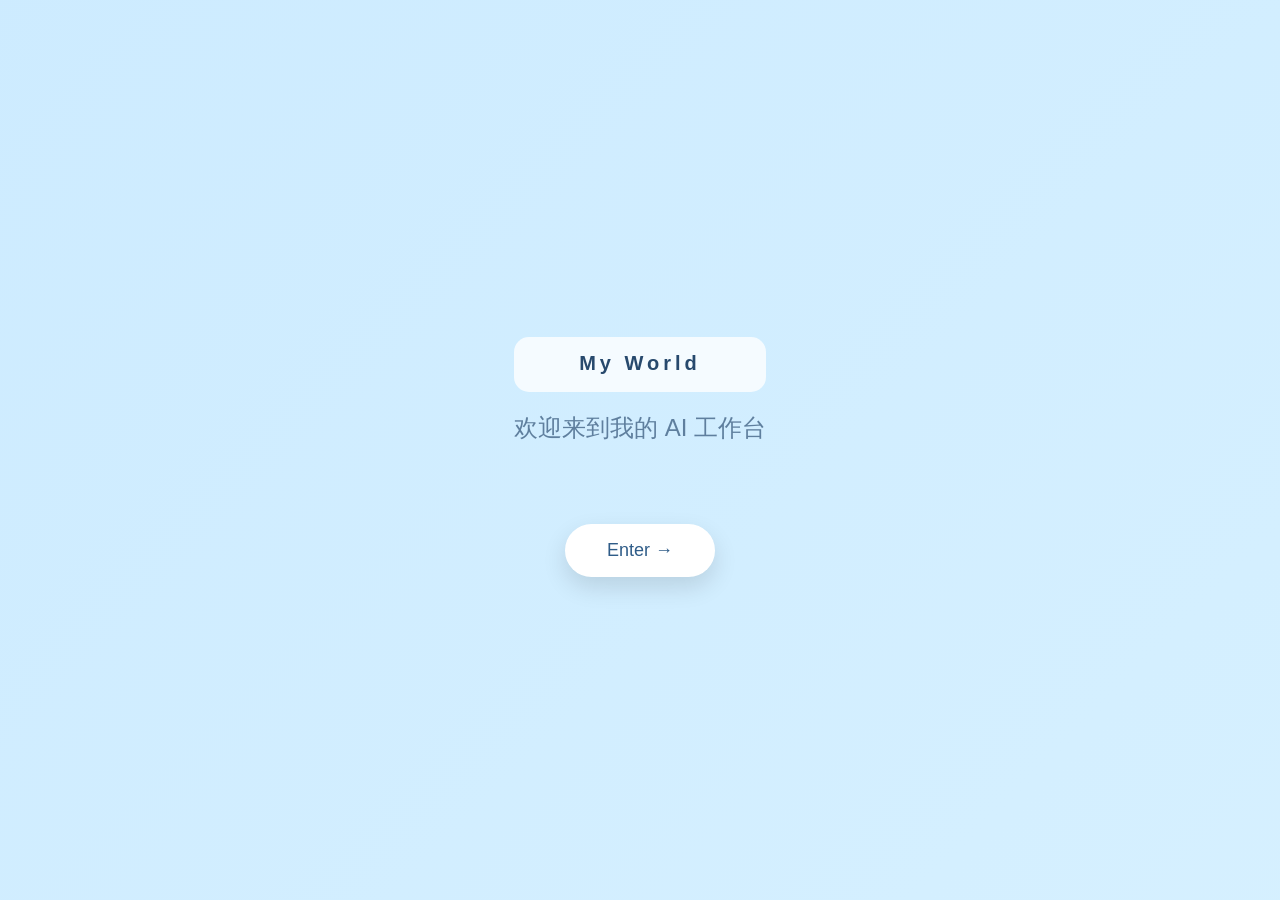
<file: index.html>
<!DOCTYPE html>
<html lang="zh-CN">

<head>
    <meta charset="UTF-8">
    <meta name="viewport" content="width=device-width, initial-scale=1.0">
    <title>My World</title>

    <link rel="stylesheet" href="style.css">
</head>

<body>

    <div class="background"></div>

    <div class="container">

        <h1 class="title">My World</h1>

        <p class="subtitle">
            欢迎来到我的 AI 工作台
        </p>

  <button class="enter-btn" onclick="goToWrite()">
    Enter →
</button>

<script>
function goToWrite() {

    // 按钮点击反馈
    document.querySelector(".enter-btn").style.transform = "scale(0.95)";

    // 页面淡出
    document.body.style.opacity = "0";

    // 0.6秒后跳转
    setTimeout(() => {
        window.location.href = "write.html";
    }, 600);
}
</script>
    </div>

</body>

</html>
</file>
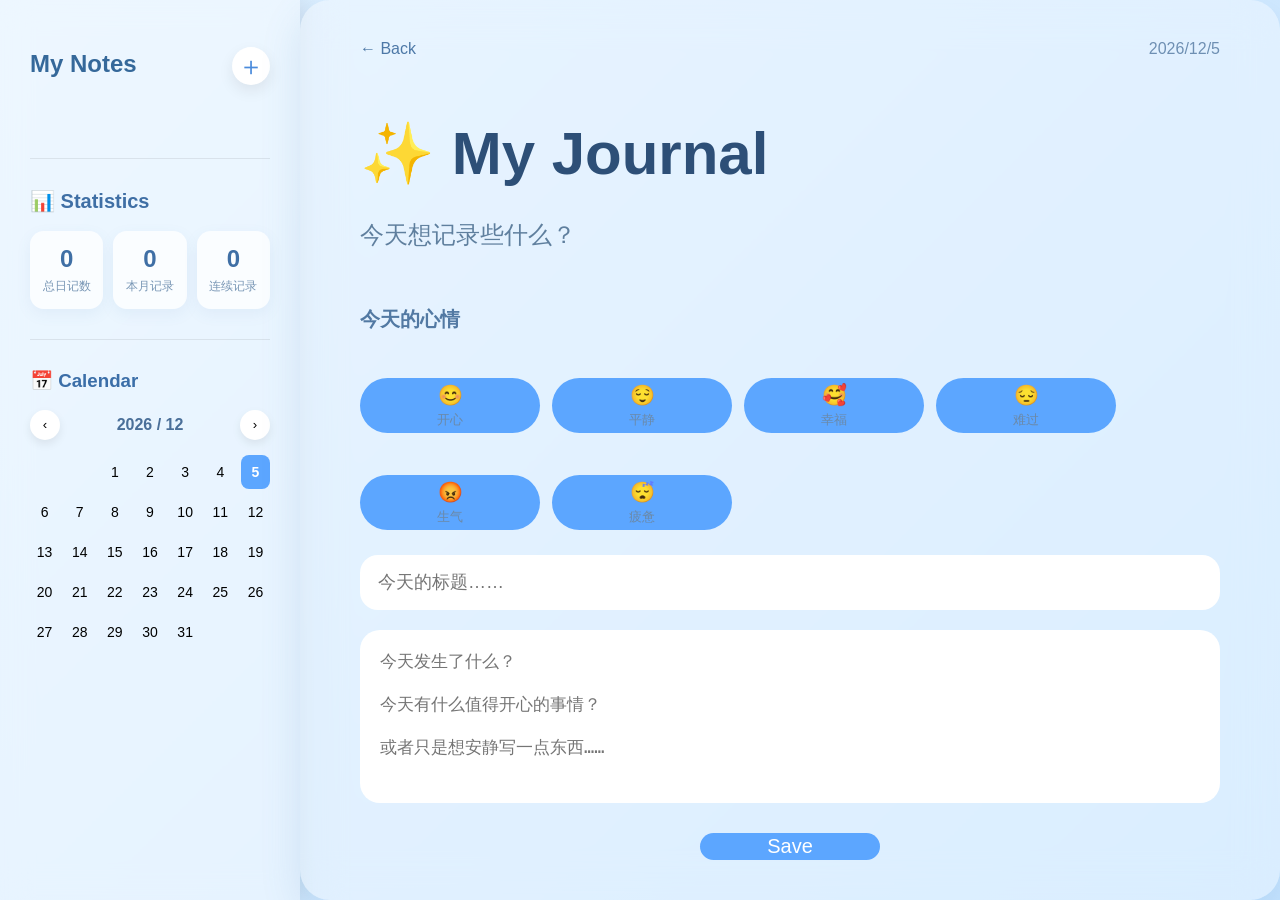
<file: write.html>
<!DOCTYPE html>
<html lang="zh">

<head>

<meta charset="UTF-8">

<meta name="viewport" content="width=device-width, initial-scale=1.0">

<title>My Journal</title>

<link rel="stylesheet" href="style.css">

</head>

<body class="write-page">

<div class="journal-layout">

    <!-- =========================
         左侧边栏
    ========================== -->

    <aside class="sidebar">

        <div class="sidebar-title">

            <h2 onclick="showAll()">
                My Notes
            </h2>

            <button id="newBtn" onclick="newJournal()">
                ＋
            </button>

        </div>


        <!-- 日记列表 -->

        <div id="journalList"></div>


        <hr class="sidebar-line">


        <!-- =========================
             日记统计
        ========================== -->

        <div class="stats-box">

            <h3>📊 Statistics</h3>

            <div class="stats-grid">

                <div class="stat-item">

                    <strong id="totalJournals">0</strong>

                    <span>总日记数</span>

                </div>


                <div class="stat-item">

                    <strong id="monthJournals">0</strong>

                    <span>本月记录</span>

                </div>


                <div class="stat-item">

                    <strong id="streakDays">0</strong>

                    <span>连续记录</span>

                </div>

            </div>

        </div>


        <hr class="sidebar-line">


        <!-- =========================
             日历
        ========================== -->

        <div class="calendar-box">

            <h3>📅 Calendar</h3>

            <div class="calendar-header">

                <button onclick="changeMonth(-1)">
                    ‹
                </button>

                <span id="monthTitle"></span>

                <button onclick="changeMonth(1)">
                    ›
                </button>

            </div>

            <div id="calendar"></div>

        </div>

    </aside>


    <!-- =========================
         右侧写日记区域
    ========================== -->

    <main class="write-container">

        <div class="top-bar">

            <a href="index.html">
                ← Back
            </a>

            <span id="date"></span>

        </div>


        <h1>
            ✨ My Journal
        </h1>


        <p class="subtitle">
            今天想记录些什么？
        </p>

<div class="mood-box">

    <div class="mood-title">
        今天的心情
    </div>

    <div class="mood-list">

        <button class="mood-btn" data-mood="开心" onclick="selectMood(this)">
            😊
            <span>开心</span>
        </button>

        <button class="mood-btn" data-mood="平静" onclick="selectMood(this)">
            😌
            <span>平静</span>
        </button>

        <button class="mood-btn" data-mood="幸福" onclick="selectMood(this)">
            🥰
            <span>幸福</span>
        </button>

        <button class="mood-btn" data-mood="难过" onclick="selectMood(this)">
            😔
            <span>难过</span>
        </button>

        <button class="mood-btn" data-mood="生气" onclick="selectMood(this)">
            😡
            <span>生气</span>
        </button>

        <button class="mood-btn" data-mood="疲惫" onclick="selectMood(this)">
            😴
            <span>疲惫</span>
        </button>

    </div>

</div>
        <input
            id="title"
            type="text"
            placeholder="今天的标题……"
        >


        <textarea
            id="content"
            placeholder="今天发生了什么？&#10;&#10;今天有什么值得开心的事情？&#10;&#10;或者只是想安静写一点东西……"
        ></textarea>


        <button onclick="saveJournal()">
            Save
        </button>

    </main>

</div>


<script src="script.js"></script>

</body>

</html>
</file>
<file: style.css>
body {
    margin:0;
    padding:0;
    box-sizing:border-box;
}

body{

    height:100vh;

    display:flex;
    justify-content:center;
    align-items:center;

    overflow:hidden;

    font-family:"Microsoft YaHei",sans-serif;

    opacity:1;
    transition:opacity 0.6s ease;

}

/* 背景 */

.background{

    position:fixed;

    width:200%;
    height:200%;

    left:-50%;
    top:-50%;

    background:linear-gradient(
        -45deg,
        #d9f1ff,
        #bfe8ff,
        #dff5ff,
        #c9e9ff
    );

    background-size:400% 400%;

    animation:gradientMove 12s ease infinite;

}

/* 内容 */

.container{

    position:relative;

    z-index:2;

    text-align:center;

    animation:fadeIn 2s ease;

}

.title{

    font-size:70px;

    color:#27496d;

    letter-spacing:4px;

    animation:float 4s ease-in-out infinite;

}

.subtitle{

    margin-top:20px;

    font-size:24px;

    color:#5b6d7f;

}

/* 按钮 */

.enter-btn{

    margin-top:50px;

    padding:16px 42px;

    border:none;

    border-radius:50px;

    background:white;

    color:#2f5c88;

    font-size:18px;

    cursor:pointer;

    transition:.35s;

    box-shadow:0 10px 25px rgba(0,0,0,.12);

}

.enter-btn:hover{

    transform:translateY(-5px);

    background:#2f5c88;

    color:white;

    box-shadow:0 20px 40px rgba(0,0,0,.18);

}

/* 动画 */

@keyframes gradientMove{

0%{

background-position:0% 50%;

}

50%{

background-position:100% 50%;

}

100%{

background-position:0% 50%;

}

}

@keyframes float{

0%{

transform:translateY(0px);

}

50%{

transform:translateY(-12px);

}

100%{

transform:translateY(0px);

}

}

@keyframes fadeIn{

from{

opacity:0;

transform:translateY(30px);

}

to{

opacity:1;

transform:translateY(0);

}

}
/* ========================= */
/* Write 页面 */
/* ========================= */

.write-page{
    margin:0;
    min-height:100vh;

    display:flex;
    justify-content:center;
    align-items:center;

    background:linear-gradient(135deg,#dff4ff,#b9e5ff,#d6f2ff);

    font-family:"Microsoft YaHei",sans-serif;
}

.write-container{

    width:700px;

    padding:50px;

    background:rgba(255,255,255,.35);

    backdrop-filter:blur(20px);

    border-radius:30px;

    box-shadow:0 15px 40px rgba(70,130,180,.15);

}

.write-container h1{

    font-size:52px;

    color:#27496d;

    margin-bottom:15px;

}

.tip{

    font-size:22px;

    color:#5b6d82;

    margin-bottom:35px;

}

.title{

    width:100%;

    height:55px;

    border:none;

    border-radius:15px;

    padding:15px;

    font-size:20px;

    margin-bottom:20px;

    background:#f5fbff;

    box-sizing:border-box;

}

.content{

    width:100%;

    height:260px;

    resize:none;

    border:none;

    border-radius:18px;

    padding:20px;

    font-size:18px;

    background:#fafdff;

    box-sizing:border-box;

}

.save-btn{

    margin-top:30px;

    width:180px;

    height:55px;

    border:none;

    border-radius:30px;

    background:white;

    color:#3d6ca8;

    font-size:20px;

    cursor:pointer;

    transition:.3s;

    box-shadow:0 10px 25px rgba(0,0,0,.08);

}

.save-btn:hover{

    transform:translateY(-3px);

    background:#eaf7ff;

}
/* ===========================
   Journal 页面布局
=========================== */

.write-page{
    margin:0;
    padding:0;
    min-height:100vh;
    background:linear-gradient(135deg,#dff0ff,#c6e4ff);
    font-family:"Microsoft YaHei",sans-serif;
}

.journal-layout{
    display:flex;
    height:100vh;
}

/* 左侧栏 */

.sidebar{

    width:280px;

    background:rgba(255,255,255,.45);

    backdrop-filter:blur(15px);

    padding:30px;

    box-shadow:5px 0 20px rgba(0,0,0,.08);

    overflow-y:auto;

}

.sidebar h2{

    color:#35689a;

    margin-bottom:25px;

}

#journalList{

    display:flex;

    flex-direction:column;

    gap:15px;

}

.journal-item{

    background:white;

    border-radius:18px;

    padding:18px;

    cursor:pointer;

    transition:.3s;

    box-shadow:0 8px 18px rgba(0,0,0,.06);

}

.journal-item:hover{

    transform:translateX(6px);

}

.journal-item h3{

    margin:0;

    color:#2b4b72;

    font-size:18px;

}

.journal-item p{

    margin-top:8px;

    font-size:12px;

    color:#8ca2ba;

}

/* 右侧 */

.write-container{

    flex:1;

    display:flex;

    flex-direction:column;

    padding:40px 60px;

}

.top-bar{

    display:flex;

    justify-content:space-between;

    margin-bottom:20px;

}

.top-bar a{

    color:#4d78a7;

    text-decoration:none;

}

.top-bar span{

    color:#6e8fb3;

}

.write-container h1{

    color:#2d4f77;

    font-size:60px;

    margin-bottom:10px;

}

.subtitle{

    color:#5f7f9e;

    margin-bottom:30px;

}

.write-container input{

    height:55px;

    border:none;

    border-radius:18px;

    padding:18px;

    font-size:18px;

    margin-bottom:20px;

    background:white;

}

.write-container textarea{

    height:320px;

    border:none;

    border-radius:20px;

    padding:20px;

    resize:none;

    font-size:17px;

    background:white;

}

.write-container button{

    width:180px;

    height:55px;

    margin-top:30px;

    align-self:center;

    border:none;

    border-radius:28px;

    background:#5ca6ff;

    color:white;

    font-size:20px;

    cursor:pointer;

    transition:.3s;

}

.write-container button:hover{

    transform:translateY(-3px);

    box-shadow:0 10px 25px rgba(90,166,255,.35);

}
/* 日记标题和删除按钮 */

.journal-header{

    display:flex;

    justify-content:space-between;

    align-items:center;

}

.delete-btn{

    border:none;

    background:transparent;

    cursor:pointer;

    font-size:18px;

    opacity:.6;

    transition:.3s;

}

.delete-btn:hover{

    opacity:1;

    transform:scale(1.2);

}
.sidebar-title{

display:flex;

justify-content:space-between;

align-items:center;

margin-bottom:25px;

}

#newBtn{

width:38px;

height:38px;

border:none;

border-radius:50%;

background:white;

font-size:26px;

color:#4a8bdc;

cursor:pointer;

transition:.3s;

box-shadow:0 6px 15px rgba(0,0,0,.08);

}

#newBtn:hover{

transform:rotate(90deg) scale(1.08);

background:#5ca6ff;

color:white;

}
/* ------------------ 日历 ------------------ */

.sidebar-line{

    margin:30px 0;

    border:none;

    border-top:1px solid rgba(0,0,0,.08);

}

.calendar-box h3{

    color:#3b6ea8;

    margin-bottom:18px;

}

.calendar-header{

    display:flex;

    justify-content:space-between;

    align-items:center;

    margin-bottom:15px;

}

.calendar-header button{

    border:none;

    background:white;

    width:30px;

    height:30px;

    border-radius:50%;

    cursor:pointer;

    box-shadow:0 4px 10px rgba(0,0,0,.08);

}

.calendar-header span{

    font-weight:bold;

    color:#4a6f99;

}

#calendar{

    display:grid;

    grid-template-columns:repeat(7,1fr);

    gap:6px;

}

.calendar-day{

    height:34px;

    display:flex;

    justify-content:center;

    align-items:center;

    border-radius:8px;

    cursor:pointer;

    transition:.25s;

    font-size:14px;

}

.calendar-day:hover{

    background:#d9edff;

}

.today{

    background:#5ca6ff;

    color:white;

    font-weight:bold;

}
.calendar-day{

    position:relative;

}
.calendar-dot{

    position:absolute;

    bottom:4px;

    left:50%;

    transform:translateX(-50%);

    width:5px;

    height:5px;

    border-radius:50%;

    background:#5ca6ff;

}
/* =========================
   日记统计
========================= */

.stats-box {
    margin-top: 25px;
    margin-bottom: 20px;
}

.stats-box h3 {
    margin-bottom: 18px;
    color: #3f6fa5;
    font-size: 20px;
}

.stats-grid {
    display: grid;
    grid-template-columns: repeat(3, 1fr);
    gap: 10px;
}

.stat-item {
    background: rgba(255, 255, 255, 0.75);
    border-radius: 14px;
    padding: 14px 5px;
    text-align: center;
    box-shadow: 0 5px 15px rgba(80, 130, 180, 0.08);
}

.stat-item strong {
    display: block;
    font-size: 24px;
    color: #3f6fa5;
    margin-bottom: 5px;
}

.stat-item span {
    display: block;
    font-size: 12px;
    color: #7896b5;
}
/* =====================================================
   My Journal 响应式布局
   电脑 / 平板 / 手机
   ===================================================== */

/* ---------- 基础防溢出 ---------- */

html,
body {
    width: 100%;
    max-width: 100%;
    margin: 0;
    padding: 0;
    overflow-x: hidden;
}

* {
    box-sizing: border-box;
}


/* =====================================================
   电脑端
   ===================================================== */

.journal-layout {
    display: flex;
    width: 100%;
    min-height: 100vh;
}


/* ---------- 左侧栏 ---------- */

.sidebar {
    width: 300px;
    min-width: 300px;
    height: 100vh;

    padding: 30px;

    overflow-y: auto;
    overflow-x: hidden;
}


/* ---------- 右侧写日记区域 ---------- */

.write-container {
    flex: 1;
    min-width: 0;

    width: auto;

    padding: 40px 60px;

    overflow-y: auto;
    overflow-x: hidden;
}


/* 防止输入框撑开页面 */

#title,
#content {
    width: 100%;
    max-width: 100%;
    box-sizing: border-box;
}


/* =====================================================
   平板
   ===================================================== */

@media screen and (max-width: 1000px) {

    .sidebar {
        width: 260px;
        min-width: 260px;
        padding: 25px;
    }

    .write-container {
        padding: 35px 35px;
    }

    .write-container h1 {
        font-size: 48px;
    }

}


/* =====================================================
   手机
   ===================================================== */

@media screen and (max-width: 768px) {

    html,
    body {
        width: 100%;
        max-width: 100%;
        overflow-x: hidden;
        overflow-y: auto;
    }


    /* ---------- 主布局 ---------- */

    .journal-layout {
        display: flex;
        flex-direction: column;

        width: 100%;
        max-width: 100%;

        min-height: 100vh;

        overflow: visible;
    }


    /* ---------- Sidebar ---------- */

    .sidebar {
        width: 100%;
        min-width: 0;
        max-width: 100%;

        height: auto;

        padding: 25px 20px 35px;

        overflow: visible;
    }


    /* ---------- My Notes ---------- */

    .sidebar-title {
        width: 100%;

        display: flex;
        align-items: center;
        justify-content: space-between;
    }


    .sidebar-title h2 {
        margin: 0;

        font-size: 34px;
        line-height: 1.2;
    }


    /* ---------- 新建按钮 ---------- */

    #newBtn {
        width: 55px;
        height: 55px;

        min-width: 55px;

        font-size: 34px;
    }


    /* ---------- 日记列表 ---------- */

    #journalList {
        width: 100%;
        max-width: 100%;

        display: flex;
        flex-direction: column;

        gap: 12px;
    }


    .journal-item {
        width: 100%;
        max-width: 100%;
        min-width: 0;

        overflow: hidden;
    }


    .journal-item h3 {
        max-width: 100%;

        overflow: hidden;
        text-overflow: ellipsis;
        white-space: nowrap;
    }


    /* ---------- Statistics ---------- */

    .stats-grid {
        width: 100%;
        max-width: 100%;

        display: grid;

        grid-template-columns: repeat(3, 1fr);

        gap: 10px;
    }


    .stat-item {
        min-width: 0;

        width: 100%;

        padding: 14px 5px;

        overflow: hidden;
    }


    .stat-item strong {
        font-size: 24px;
    }


    .stat-item span {
        font-size: 12px;
        white-space: nowrap;
    }


    /* ---------- Calendar ---------- */

    .calendar-box {
        width: 100%;
        max-width: 100%;
    }


    #calendar {
        width: 100%;
        max-width: 100%;

        display: grid;

        grid-template-columns: repeat(7, 1fr);

        gap: 5px;
    }


    .calendar-day {
        width: 100%;
        min-width: 0;

        height: 42px;

        display: flex;

        align-items: center;
        justify-content: center;

        position: relative;

        font-size: 15px;
    }


    /* ---------- 写日记区域 ---------- */

    .write-container {
        width: 100%;
        max-width: 100%;

        min-width: 0;

        padding: 30px 20px 50px;

        overflow: visible;

        border-radius: 30px 30px 0 0;
    }


    /* ---------- 顶部 ---------- */

    .top-bar {
        width: 100%;

        display: flex;

        align-items: center;
        justify-content: space-between;

        gap: 10px;
    }


    /* ---------- My Journal ---------- */

    .write-container h1 {
        width: 100%;

        font-size: 40px;

        line-height: 1.2;

        margin: 30px 0 15px;

        overflow-wrap: break-word;
    }


    .subtitle {
        font-size: 18px;

        line-height: 1.5;

        margin-bottom: 25px;
    }


    /* ---------- 标题 ---------- */

    #title {
        width: 100%;
        max-width: 100%;

        height: 60px;

        font-size: 17px;

        padding: 0 18px;

        margin-bottom: 18px;
    }


    /* ---------- 正文 ---------- */

    #content {
        width: 100%;
        max-width: 100%;

        min-height: 300px;

        height: 300px;

        font-size: 17px;

        line-height: 1.8;

        padding: 20px;

        resize: vertical;
    }


    /* ---------- Save ---------- */

    .write-container > button {
        width: 160px;

        max-width: 70%;

        height: 52px;

        margin: 30px auto 0;

        display: block;

        font-size: 18px;
    }

}


/* =====================================================
   小手机
   ===================================================== */

@media screen and (max-width: 480px) {

    .sidebar {
        padding: 20px 15px 30px;
    }


    .sidebar-title h2 {
        font-size: 30px;
    }


    #newBtn {
        width: 50px;
        height: 50px;

        min-width: 50px;

        font-size: 30px;
    }


    .write-container {
        padding: 25px 15px 40px;
    }


    .write-container h1 {
        font-size: 34px;
    }


    .subtitle {
        font-size: 17px;
    }


    #title {
        height: 56px;

        font-size: 16px;
    }


    #content {
        min-height: 280px;

        height: 280px;

        font-size: 16px;
    }


    .stats-grid {
        gap: 6px;
    }


    .stat-item {
        padding: 12px 3px;
    }


    .stat-item strong {
        font-size: 21px;
    }


    .stat-item span {
        font-size: 11px;
    }


    .calendar-day {
        height: 38px;

        font-size: 14px;
    }

}
/* =========================
   Mood
========================= */

.mood-box {
    margin: 25px 0;
}

.mood-title {
    font-size: 20px;
    color: #5279a3;
    margin-bottom: 15px;
    font-weight: 600;
}

.mood-list {
    display: flex;
    gap: 12px;
    flex-wrap: wrap;
}

.mood-btn {
    width: 75px;
    height: 70px;

    border: none;
    border-radius: 18px;

    background: rgba(255,255,255,0.85);

    display: flex;
    flex-direction: column;
    align-items: center;
    justify-content: center;

    gap: 4px;

    cursor: pointer;

    transition: 0.2s;
}

.mood-btn span {
    font-size: 13px;
    color: #6b89a8;
}

.mood-btn:hover {
    transform: translateY(-3px);
}

.mood-btn.selected {
    background: #5da0f5;
    box-shadow: 0 6px 15px rgba(80,140,220,0.25);
}

.mood-btn.selected span {
    color: white;
}/* =========================
   Mood
========================= */

.mood-box {
    margin: 25px 0;
}

.mood-title {
    font-size: 20px;
    color: #5279a3;
    margin-bottom: 15px;
    font-weight: 600;
}

.mood-list {
    display: flex;
    gap: 12px;
    flex-wrap: wrap;
}

.mood-btn {
    width: 75px;
    height: 70px;

    border: none;
    border-radius: 18px;

    background: rgba(255,255,255,0.85);

    display: flex;
    flex-direction: column;
    align-items: center;
    justify-content: center;

    gap: 4px;

    cursor: pointer;

    transition: 0.2s;
}

.mood-btn span {
    font-size: 13px;
    color: #6b89a8;
}

.mood-btn:hover {
    transform: translateY(-3px);
}

.mood-btn.selected {
    background: #5da0f5;
    box-shadow: 0 6px 15px rgba(80,140,220,0.25);
}

.mood-btn.selected span {
    color: white;
}
.journal-right {
    display: flex;
    align-items: center;
    gap: 10px;
}

.journal-mood {
    font-size: 24px;
    line-height: 1;
    margin: 0;
}
</file>
